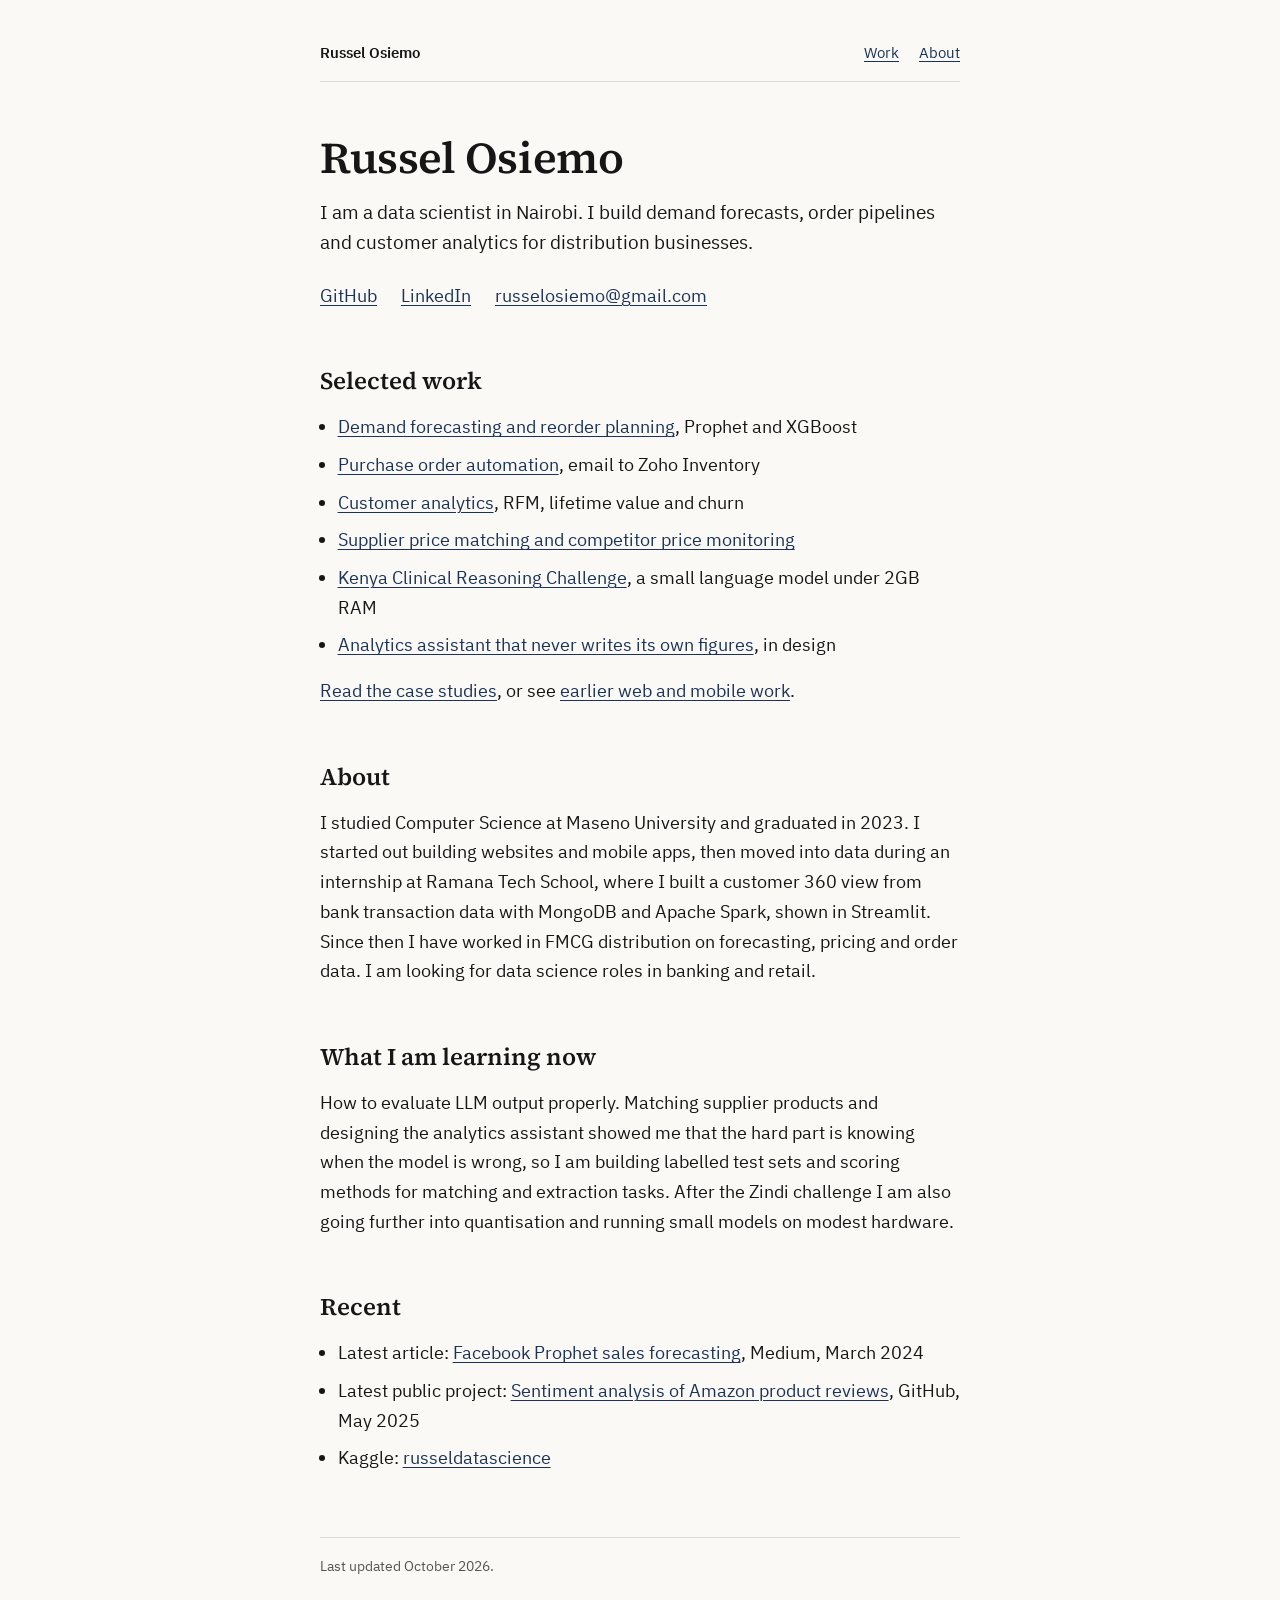
<file: index.html>
<!doctype html>
<html lang="en-GB">
<head>
  <meta charset="utf-8">
  <meta name="viewport" content="width=device-width, initial-scale=1">
  <title>Russel Osiemo, Data Scientist</title>
  <meta name="description" content="Russel Osiemo is a data scientist in Nairobi working on demand forecasting, data pipelines and customer analytics for distribution businesses.">
  <meta name="google-site-verification" content="WFQ4j7NmWNsHlTua0DjUdI5NMMuOIYBfz1-yTg7t3Rk">
  <link rel="canonical" href="https://russel-osiemo.netlify.app/">
  <meta property="og:type" content="website">
  <meta property="og:site_name" content="Russel Osiemo">
  <meta property="og:title" content="Russel Osiemo, Data Scientist">
  <meta property="og:description" content="Data scientist in Nairobi. Demand forecasting, data pipelines and customer analytics for distribution businesses.">
  <meta property="og:url" content="https://russel-osiemo.netlify.app/">
  <meta name="twitter:card" content="summary">
  <link rel="icon" href="/favicon.svg" type="image/svg+xml">
  <link rel="preload" href="/assets/fonts/source-serif-4-600.woff2" as="font" type="font/woff2" crossorigin>
  <link rel="preload" href="/assets/fonts/ibm-plex-sans-400.woff2" as="font" type="font/woff2" crossorigin>
  <link rel="stylesheet" href="/assets/css/site.css">
</head>
<body>
  <a class="skip" href="#main">Skip to content</a>
  <div class="page">
    <header class="site-head">
      <a class="home" href="/">Russel Osiemo</a>
      <nav aria-label="Main">
        <ul>
          <li><a href="/work.html">Work</a></li>
          <li><a href="/#about">About</a></li>
        </ul>
      </nav>
    </header>

    <main id="main">
      <h1>Russel Osiemo</h1>
      <p class="lede">I am a data scientist in Nairobi. I build demand forecasts, order pipelines and customer analytics for distribution businesses.</p>

      <ul class="links">
        <li><a href="https://github.com/RussellOsiemo">GitHub</a></li>
        <li><a href="https://www.linkedin.com/in/russel-osiemo-3136ab180">LinkedIn</a></li>
        <li><a href="mailto:russelosiemo@gmail.com">russelosiemo@gmail.com</a></li>
      </ul>

      <h2>Selected work</h2>
      <ul class="plain">
        <li><a href="/work.html#forecasting">Demand forecasting and reorder planning</a>, Prophet and XGBoost</li>
        <li><a href="/work.html#orders">Purchase order automation</a>, email to Zoho Inventory</li>
        <li><a href="/work.html#customers">Customer analytics</a>, RFM, lifetime value and churn</li>
        <li><a href="/work.html#pricing">Supplier price matching and competitor price monitoring</a></li>
        <li><a href="/work.html#clinical">Kenya Clinical Reasoning Challenge</a>, a small language model under 2GB RAM</li>
        <li><a href="/work.html#assistant">Analytics assistant that never writes its own figures</a>, in design</li>
      </ul>
      <p><a href="/work.html">Read the case studies</a>, or see <a href="/work.html#earlier">earlier web and mobile work</a>.</p>

      <h2 id="about">About</h2>
      <p>I studied Computer Science at Maseno University and graduated in 2023. I started out building websites and mobile apps, then moved into data during an internship at Ramana Tech School, where I built a customer 360 view from bank transaction data with MongoDB and Apache Spark, shown in Streamlit. Since then I have worked in FMCG distribution on forecasting, pricing and order data. I am looking for data science roles in banking and retail.</p>

      <h2>What I am learning now</h2>
      <p>How to evaluate LLM output properly. Matching supplier products and designing the analytics assistant showed me that the hard part is knowing when the model is wrong, so I am building labelled test sets and scoring methods for matching and extraction tasks. After the Zindi challenge I am also going further into quantisation and running small models on modest hardware.</p>

      <h2>Recent</h2>
      <ul class="plain">
        <li>Latest article: <a href="https://medium.com/@russelosiemo/facebook-prophet-sales-forecasting-5b7caf4dcbaa">Facebook Prophet sales forecasting</a>, Medium, March 2024</li>
        <li>Latest public project: <a href="https://github.com/RussellOsiemo/Sentiment-Analysis-">Sentiment analysis of Amazon product reviews</a>, GitHub, May 2025</li>
        <li>Kaggle: <a href="https://www.kaggle.com/russeldatascience">russeldatascience</a></li>
      </ul>
    </main>

    <footer class="site-foot">
      <p>Last updated October 2026.</p>
    </footer>
  </div>
</body>
</html>
</file>
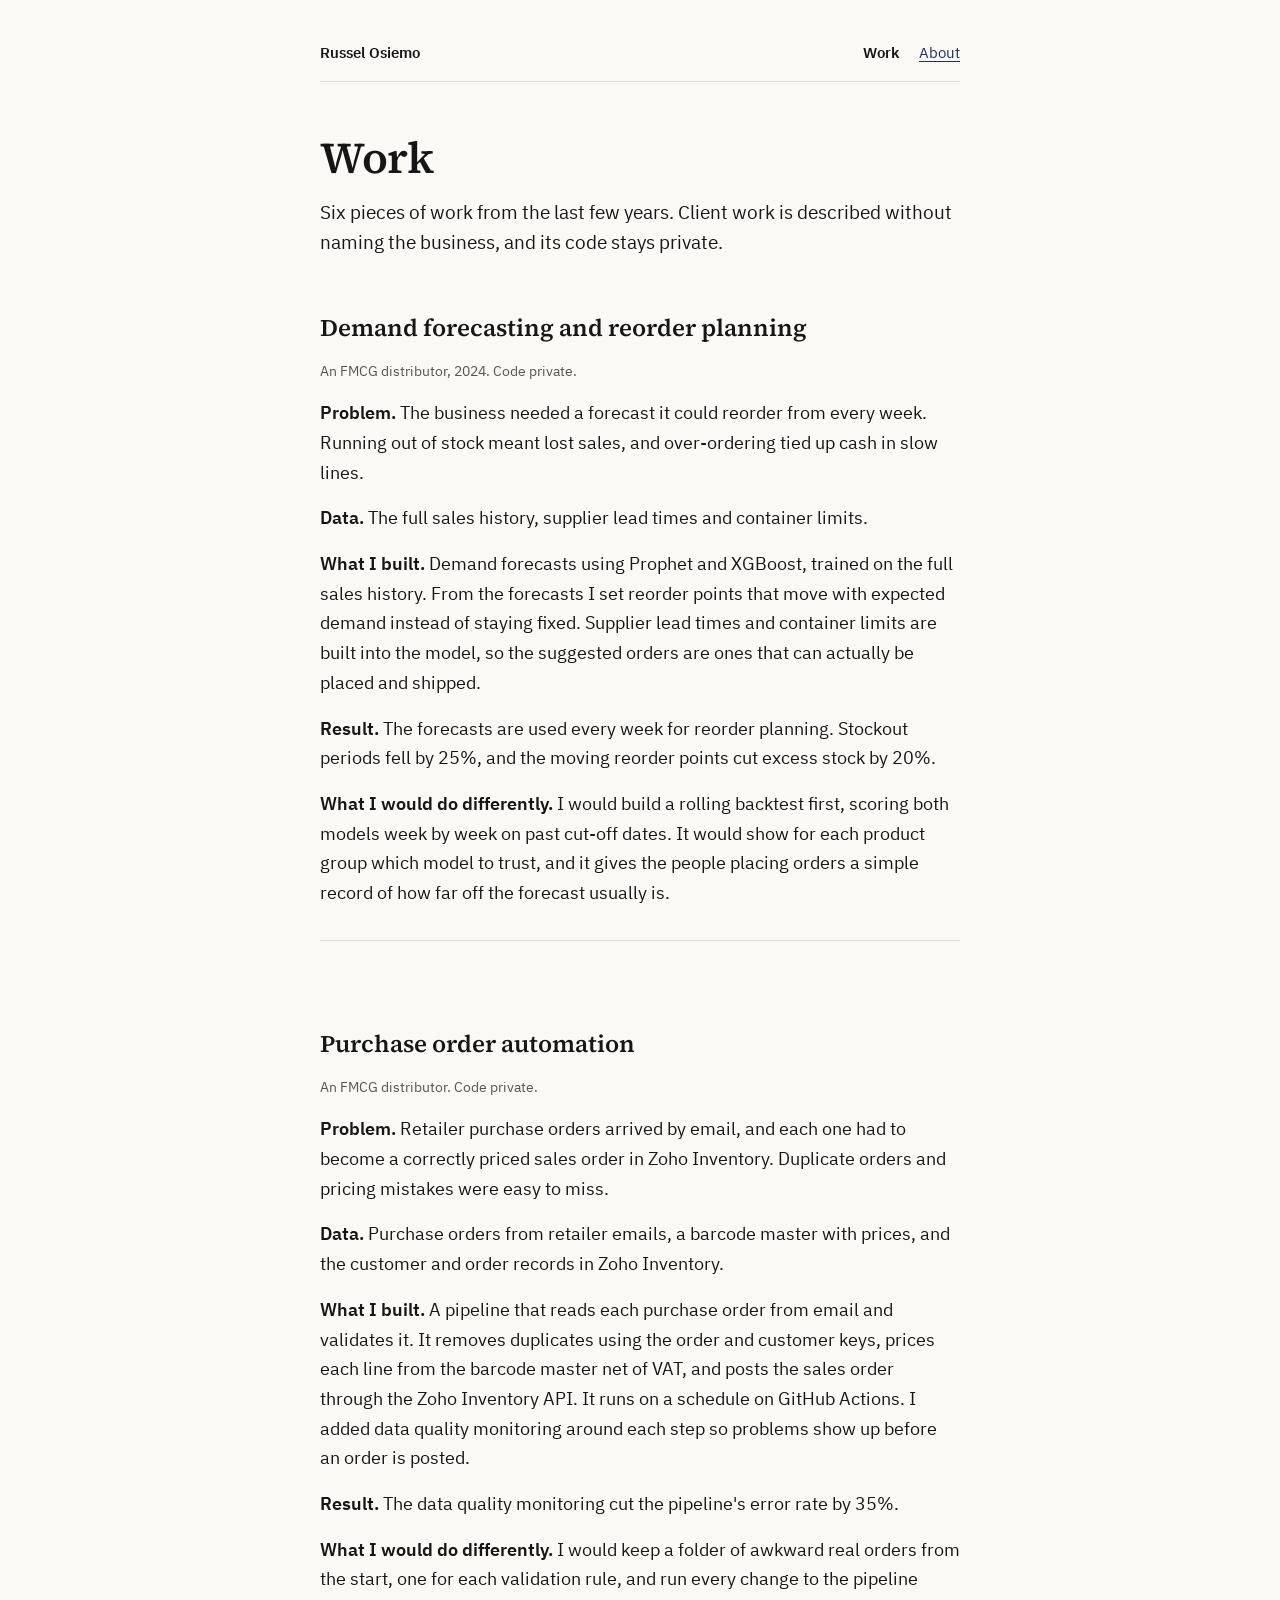
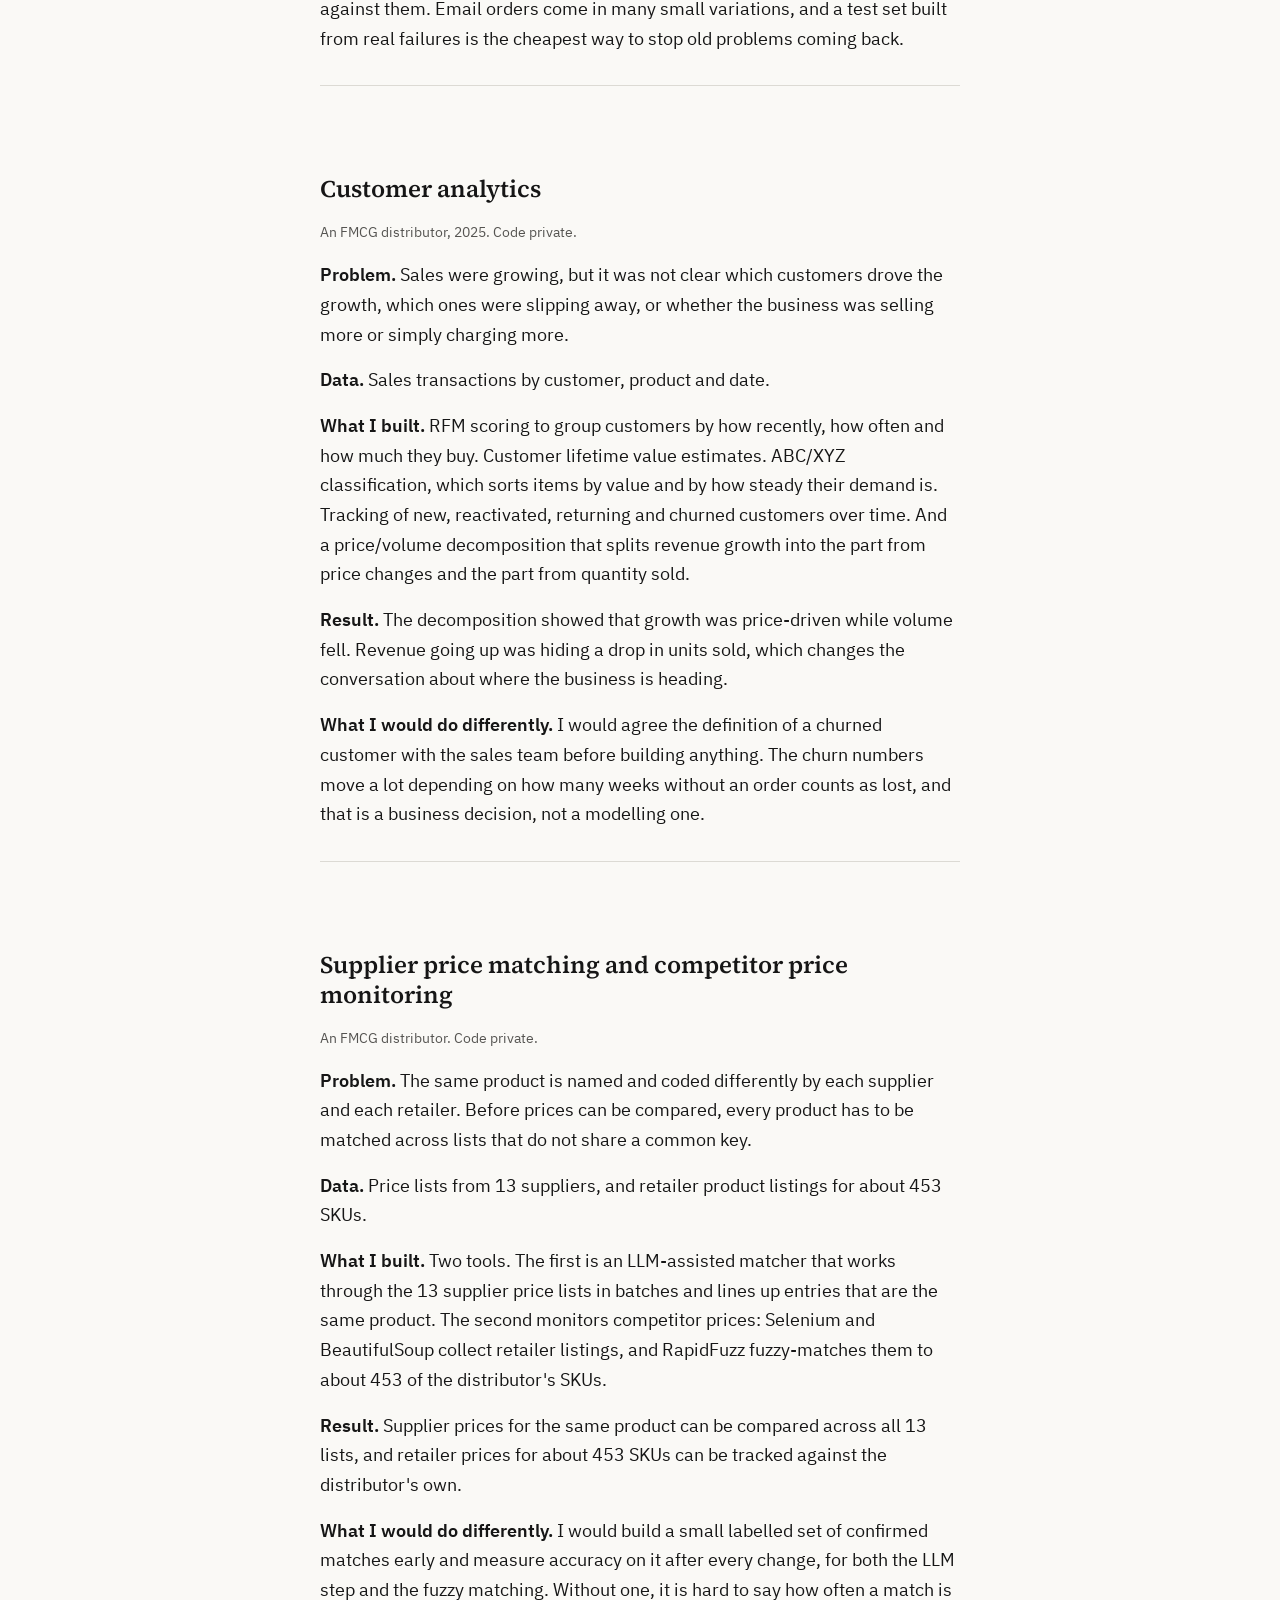
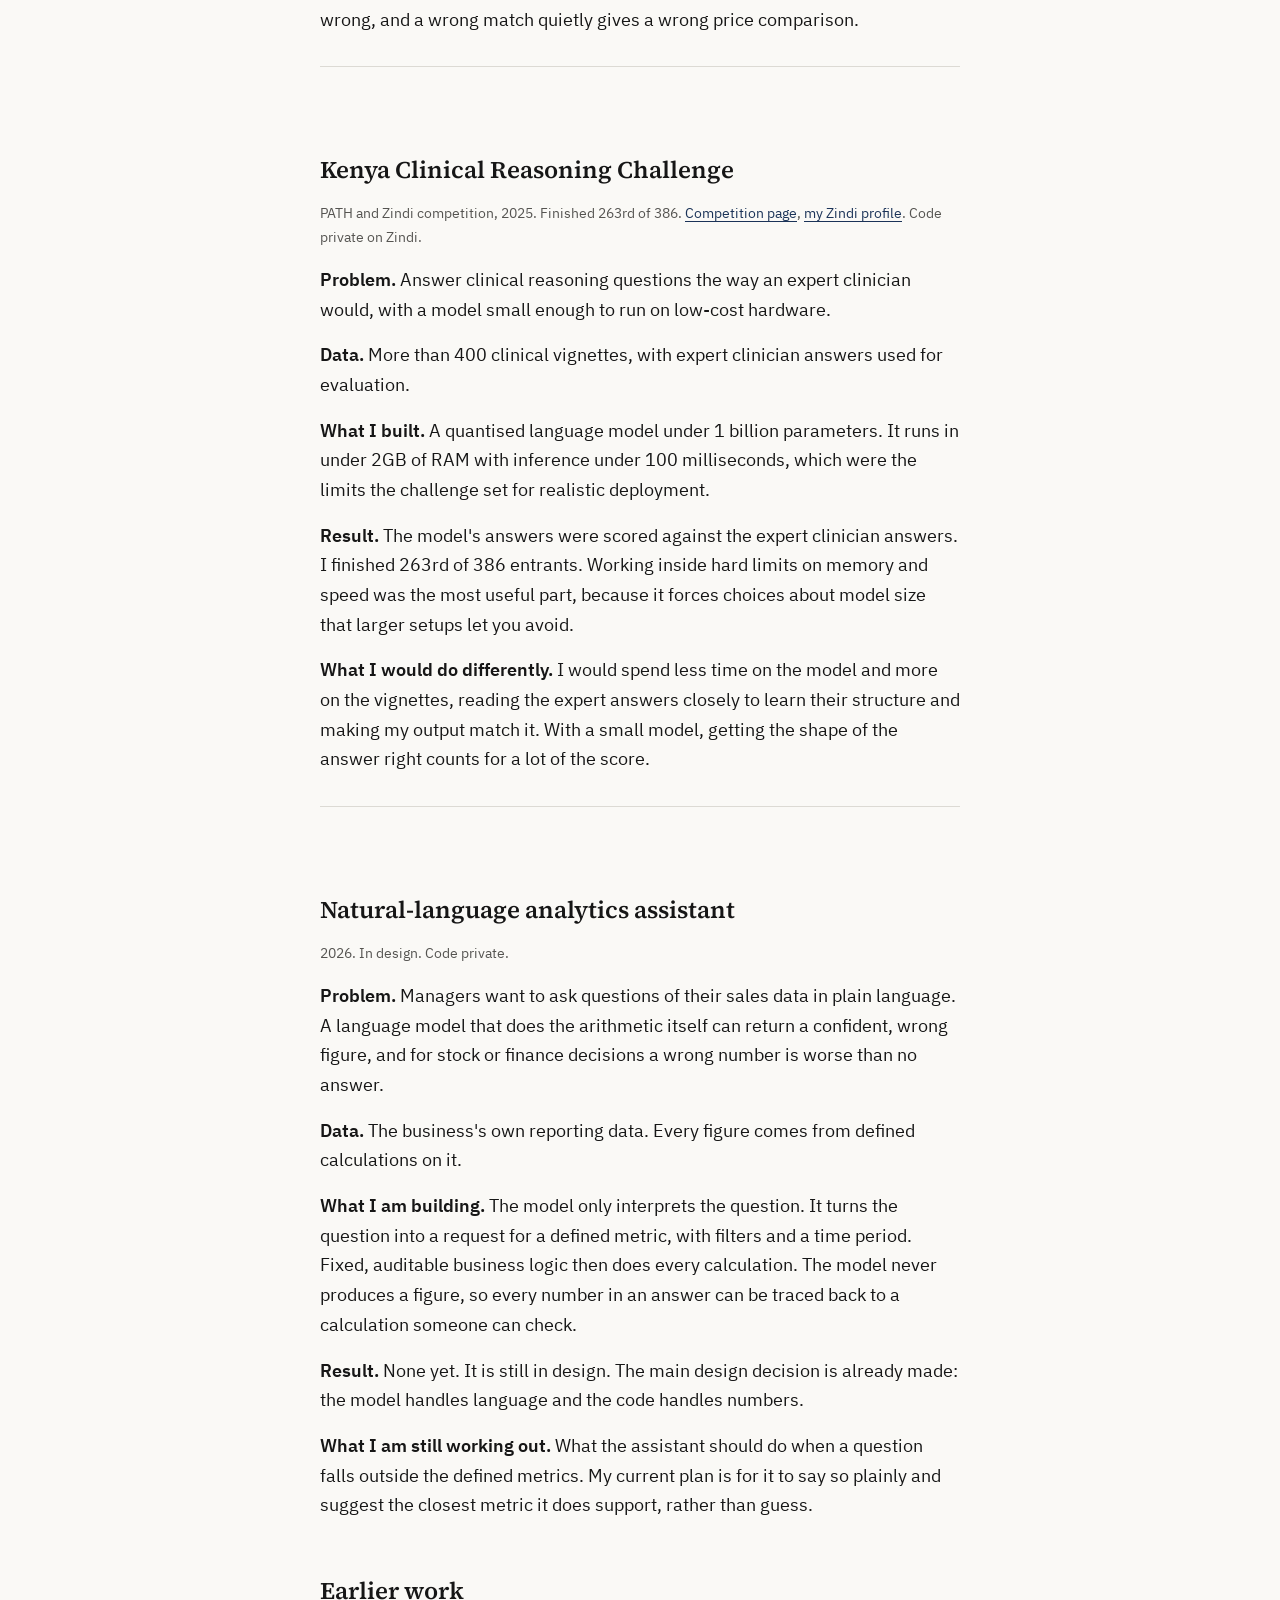
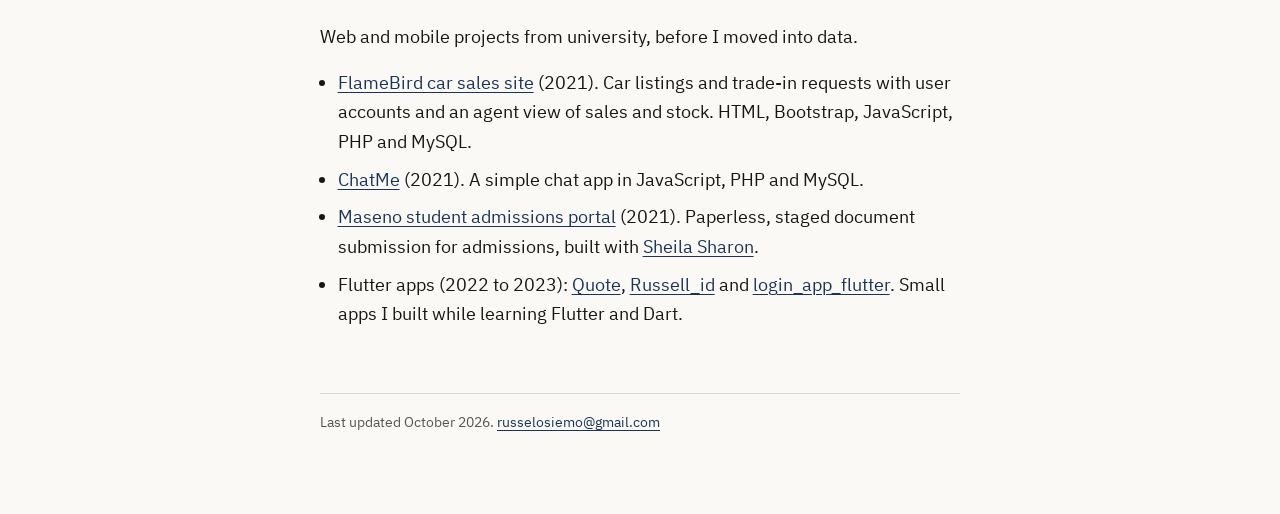
<file: work.html>
<!doctype html>
<html lang="en-GB">
<head>
  <meta charset="utf-8">
  <meta name="viewport" content="width=device-width, initial-scale=1">
  <title>Work, Russel Osiemo, Data Scientist</title>
  <meta name="description" content="Case studies from Russel Osiemo: demand forecasting, order automation, customer analytics, price matching, a small clinical language model and an analytics assistant.">
  <link rel="canonical" href="https://russel-osiemo.netlify.app/work.html">
  <meta property="og:type" content="website">
  <meta property="og:site_name" content="Russel Osiemo">
  <meta property="og:title" content="Work, Russel Osiemo, Data Scientist">
  <meta property="og:description" content="Six short case studies: the problem, the data, what I built, the result, and what I would do differently.">
  <meta property="og:url" content="https://russel-osiemo.netlify.app/work.html">
  <meta name="twitter:card" content="summary">
  <link rel="icon" href="/favicon.svg" type="image/svg+xml">
  <link rel="preload" href="/assets/fonts/source-serif-4-600.woff2" as="font" type="font/woff2" crossorigin>
  <link rel="preload" href="/assets/fonts/ibm-plex-sans-400.woff2" as="font" type="font/woff2" crossorigin>
  <link rel="stylesheet" href="/assets/css/site.css">
</head>
<body>
  <a class="skip" href="#main">Skip to content</a>
  <div class="page">
    <header class="site-head">
      <a class="home" href="/">Russel Osiemo</a>
      <nav aria-label="Main">
        <ul>
          <li><a href="/work.html" aria-current="page">Work</a></li>
          <li><a href="/#about">About</a></li>
        </ul>
      </nav>
    </header>

    <main id="main">
      <h1>Work</h1>
      <p class="lede">Six pieces of work from the last few years. Client work is described without naming the business, and its code stays private.</p>

      <article class="case" id="forecasting">
        <h2>Demand forecasting and reorder planning</h2>
        <p class="meta">An FMCG distributor, 2024. Code private.</p>
        <p><strong>Problem.</strong> The business needed a forecast it could reorder from every week. Running out of stock meant lost sales, and over-ordering tied up cash in slow lines.</p>
        <p><strong>Data.</strong> The full sales history, supplier lead times and container limits.</p>
        <p><strong>What I built.</strong> Demand forecasts using Prophet and XGBoost, trained on the full sales history. From the forecasts I set reorder points that move with expected demand instead of staying fixed. Supplier lead times and container limits are built into the model, so the suggested orders are ones that can actually be placed and shipped.</p>
        <p><strong>Result.</strong> The forecasts are used every week for reorder planning. Stockout periods fell by 25%, and the moving reorder points cut excess stock by 20%.</p>
        <p><strong>What I would do differently.</strong> I would build a rolling backtest first, scoring both models week by week on past cut-off dates. It would show for each product group which model to trust, and it gives the people placing orders a simple record of how far off the forecast usually is.</p>
      </article>

      <article class="case" id="orders">
        <h2>Purchase order automation</h2>
        <p class="meta">An FMCG distributor. Code private.</p>
        <p><strong>Problem.</strong> Retailer purchase orders arrived by email, and each one had to become a correctly priced sales order in Zoho Inventory. Duplicate orders and pricing mistakes were easy to miss.</p>
        <p><strong>Data.</strong> Purchase orders from retailer emails, a barcode master with prices, and the customer and order records in Zoho Inventory.</p>
        <p><strong>What I built.</strong> A pipeline that reads each purchase order from email and validates it. It removes duplicates using the order and customer keys, prices each line from the barcode master net of VAT, and posts the sales order through the Zoho Inventory API. It runs on a schedule on GitHub Actions. I added data quality monitoring around each step so problems show up before an order is posted.</p>
        <p><strong>Result.</strong> The data quality monitoring cut the pipeline's error rate by 35%.</p>
        <p><strong>What I would do differently.</strong> I would keep a folder of awkward real orders from the start, one for each validation rule, and run every change to the pipeline against them. Email orders come in many small variations, and a test set built from real failures is the cheapest way to stop old problems coming back.</p>
      </article>

      <article class="case" id="customers">
        <h2>Customer analytics</h2>
        <p class="meta">An FMCG distributor, 2025. Code private.</p>
        <p><strong>Problem.</strong> Sales were growing, but it was not clear which customers drove the growth, which ones were slipping away, or whether the business was selling more or simply charging more.</p>
        <p><strong>Data.</strong> Sales transactions by customer, product and date.</p>
        <p><strong>What I built.</strong> RFM scoring to group customers by how recently, how often and how much they buy. Customer lifetime value estimates. ABC/XYZ classification, which sorts items by value and by how steady their demand is. Tracking of new, reactivated, returning and churned customers over time. And a price/volume decomposition that splits revenue growth into the part from price changes and the part from quantity sold.</p>
        <p><strong>Result.</strong> The decomposition showed that growth was price-driven while volume fell. Revenue going up was hiding a drop in units sold, which changes the conversation about where the business is heading.</p>
        <p><strong>What I would do differently.</strong> I would agree the definition of a churned customer with the sales team before building anything. The churn numbers move a lot depending on how many weeks without an order counts as lost, and that is a business decision, not a modelling one.</p>
      </article>

      <article class="case" id="pricing">
        <h2>Supplier price matching and competitor price monitoring</h2>
        <p class="meta">An FMCG distributor. Code private.</p>
        <p><strong>Problem.</strong> The same product is named and coded differently by each supplier and each retailer. Before prices can be compared, every product has to be matched across lists that do not share a common key.</p>
        <p><strong>Data.</strong> Price lists from 13 suppliers, and retailer product listings for about 453 SKUs.</p>
        <p><strong>What I built.</strong> Two tools. The first is an LLM-assisted matcher that works through the 13 supplier price lists in batches and lines up entries that are the same product. The second monitors competitor prices: Selenium and BeautifulSoup collect retailer listings, and RapidFuzz fuzzy-matches them to about 453 of the distributor's SKUs.</p>
        <p><strong>Result.</strong> Supplier prices for the same product can be compared across all 13 lists, and retailer prices for about 453 SKUs can be tracked against the distributor's own.</p>
        <p><strong>What I would do differently.</strong> I would build a small labelled set of confirmed matches early and measure accuracy on it after every change, for both the LLM step and the fuzzy matching. Without one, it is hard to say how often a match is wrong, and a wrong match quietly gives a wrong price comparison.</p>
      </article>

      <article class="case" id="clinical">
        <h2>Kenya Clinical Reasoning Challenge</h2>
        <p class="meta">PATH and Zindi competition, 2025. Finished 263rd of 386. <a href="https://zindi.world/competitions/kenya-clinical-reasoning-challenge">Competition page</a>, <a href="https://zindi.world/users/Russell_osiemo">my Zindi profile</a>. Code private on Zindi.</p>
        <p><strong>Problem.</strong> Answer clinical reasoning questions the way an expert clinician would, with a model small enough to run on low-cost hardware.</p>
        <p><strong>Data.</strong> More than 400 clinical vignettes, with expert clinician answers used for evaluation.</p>
        <p><strong>What I built.</strong> A quantised language model under 1 billion parameters. It runs in under 2GB of RAM with inference under 100 milliseconds, which were the limits the challenge set for realistic deployment.</p>
        <p><strong>Result.</strong> The model's answers were scored against the expert clinician answers. I finished 263rd of 386 entrants. Working inside hard limits on memory and speed was the most useful part, because it forces choices about model size that larger setups let you avoid.</p>
        <p><strong>What I would do differently.</strong> I would spend less time on the model and more on the vignettes, reading the expert answers closely to learn their structure and making my output match it. With a small model, getting the shape of the answer right counts for a lot of the score.</p>
      </article>

      <article class="case" id="assistant">
        <h2>Natural-language analytics assistant</h2>
        <p class="meta">2026. In design. Code private.</p>
        <p><strong>Problem.</strong> Managers want to ask questions of their sales data in plain language. A language model that does the arithmetic itself can return a confident, wrong figure, and for stock or finance decisions a wrong number is worse than no answer.</p>
        <p><strong>Data.</strong> The business's own reporting data. Every figure comes from defined calculations on it.</p>
        <p><strong>What I am building.</strong> The model only interprets the question. It turns the question into a request for a defined metric, with filters and a time period. Fixed, auditable business logic then does every calculation. The model never produces a figure, so every number in an answer can be traced back to a calculation someone can check.</p>
        <p><strong>Result.</strong> None yet. It is still in design. The main design decision is already made: the model handles language and the code handles numbers.</p>
        <p><strong>What I am still working out.</strong> What the assistant should do when a question falls outside the defined metrics. My current plan is for it to say so plainly and suggest the closest metric it does support, rather than guess.</p>
      </article>

      <h2 id="earlier">Earlier work</h2>
      <p>Web and mobile projects from university, before I moved into data.</p>
      <ul class="plain">
        <li><a href="https://github.com/RussellOsiemo/Flamebird_Car_Dealers">FlameBird car sales site</a> (2021). Car listings and trade-in requests with user accounts and an agent view of sales and stock. HTML, Bootstrap, JavaScript, PHP and MySQL.</li>
        <li><a href="https://github.com/RussellOsiemo/ChatMe">ChatMe</a> (2021). A simple chat app in JavaScript, PHP and MySQL.</li>
        <li><a href="https://github.com/DevSheila/studentAdmissions">Maseno student admissions portal</a> (2021). Paperless, staged document submission for admissions, built with <a href="https://github.com/DevSheila">Sheila Sharon</a>.</li>
        <li>Flutter apps (2022 to 2023): <a href="https://github.com/RussellOsiemo/Quote">Quote</a>, <a href="https://github.com/RussellOsiemo/Russell_id">Russell_id</a> and <a href="https://github.com/RussellOsiemo/login_app_flutter">login_app_flutter</a>. Small apps I built while learning Flutter and Dart.</li>
      </ul>
    </main>

    <footer class="site-foot">
      <p>Last updated October 2026. <a href="mailto:russelosiemo@gmail.com">russelosiemo@gmail.com</a></p>
    </footer>
  </div>
</body>
</html>
</file>
<file: assets/css/site.css>
/* Fonts: Source Serif 4 and IBM Plex Sans, self-hosted (OFL, see assets/fonts) */
@font-face {
  font-family: "Source Serif 4";
  src: url("../fonts/source-serif-4-600.woff2") format("woff2");
  font-weight: 600;
  font-style: normal;
  font-display: swap;
}
@font-face {
  font-family: "IBM Plex Sans";
  src: url("../fonts/ibm-plex-sans-400.woff2") format("woff2");
  font-weight: 400;
  font-style: normal;
  font-display: swap;
}
@font-face {
  font-family: "IBM Plex Sans";
  src: url("../fonts/ibm-plex-sans-400-italic.woff2") format("woff2");
  font-weight: 400;
  font-style: italic;
  font-display: swap;
}
@font-face {
  font-family: "IBM Plex Sans";
  src: url("../fonts/ibm-plex-sans-600.woff2") format("woff2");
  font-weight: 600;
  font-style: normal;
  font-display: swap;
}

:root {
  --paper: #faf9f6;
  --ink: #161616;
  --muted: #555451;
  --rule: #dcdad4;
  --navy: #1b3358;
  --serif: "Source Serif 4", Georgia, "Times New Roman", serif;
  --sans: "IBM Plex Sans", -apple-system, "Segoe UI", Roboto, Arial, sans-serif;
}

*,
*::before,
*::after {
  box-sizing: border-box;
}

html {
  -webkit-text-size-adjust: 100%;
}

body {
  margin: 0;
  background: var(--paper);
  color: var(--ink);
  font-family: var(--sans);
  font-size: 1.0625rem;
  line-height: 1.65;
}

.page {
  max-width: 680px;
  margin: 0 auto;
  padding: 1.5rem 1.25rem 4rem;
}

/* Skip link, visible only on keyboard focus */
.skip {
  position: absolute;
  left: -9999px;
}
.skip:focus {
  left: 1rem;
  top: 1rem;
  background: var(--paper);
  padding: 0.5rem 0.75rem;
}

/* Site header */
.site-head {
  display: flex;
  flex-wrap: wrap;
  justify-content: space-between;
  align-items: baseline;
  gap: 0.5rem 1.5rem;
  padding-bottom: 1rem;
  border-bottom: 1px solid var(--rule);
  font-size: 0.95rem;
}
.site-head .home {
  font-weight: 600;
  color: var(--ink);
  text-decoration: none;
}
.site-head nav ul {
  display: flex;
  gap: 1.25rem;
  margin: 0;
  padding: 0;
  list-style: none;
}
.site-head nav a[aria-current="page"] {
  color: var(--ink);
  text-decoration: none;
  font-weight: 600;
}

/* Type */
h1,
h2,
h3 {
  font-family: var(--serif);
  font-weight: 600;
  line-height: 1.25;
  color: var(--ink);
}
h1 {
  font-size: 2.25rem;
  margin: 3rem 0 0.75rem;
  letter-spacing: -0.01em;
}
h2 {
  font-size: 1.5rem;
  margin: 3.5rem 0 1rem;
}
h3 {
  font-size: 1.25rem;
  margin: 0 0 0.25rem;
}
p,
ul {
  margin: 0 0 1rem;
}
.lede {
  font-size: 1.2rem;
  line-height: 1.55;
  margin-bottom: 1.5rem;
}
.muted {
  color: var(--muted);
}

a {
  color: var(--navy);
  text-decoration-thickness: 1px;
  text-underline-offset: 0.18em;
}
a:hover {
  text-decoration-thickness: 2px;
}
a:focus-visible {
  outline: 2px solid var(--navy);
  outline-offset: 3px;
  border-radius: 2px;
}

/* Contact links on the home page */
.links {
  display: flex;
  flex-wrap: wrap;
  gap: 0.5rem 1.5rem;
  padding: 0;
  list-style: none;
}

/* Case studies */
.case {
  padding-top: 2rem;
  margin-top: 2rem;
  border-top: 1px solid var(--rule);
}
.case:first-of-type {
  border-top: 0;
  margin-top: 0;
  padding-top: 0;
}
.case .meta {
  font-size: 0.9rem;
  color: var(--muted);
  margin-bottom: 1rem;
}
.case p strong {
  font-weight: 600;
}

/* Compact lists (work index, earlier work) */
.plain {
  padding-left: 1.1rem;
}
.plain li {
  margin-bottom: 0.5rem;
}

.site-foot {
  margin-top: 4rem;
  padding-top: 1rem;
  border-top: 1px solid var(--rule);
  font-size: 0.9rem;
  color: var(--muted);
}

@media (min-width: 640px) {
  body {
    font-size: 1.125rem;
  }
  .page {
    padding-top: 2.5rem;
  }
  h1 {
    font-size: 2.75rem;
  }
}

@media (prefers-reduced-motion: no-preference) {
  html {
    scroll-behavior: smooth;
  }
}
</file>
